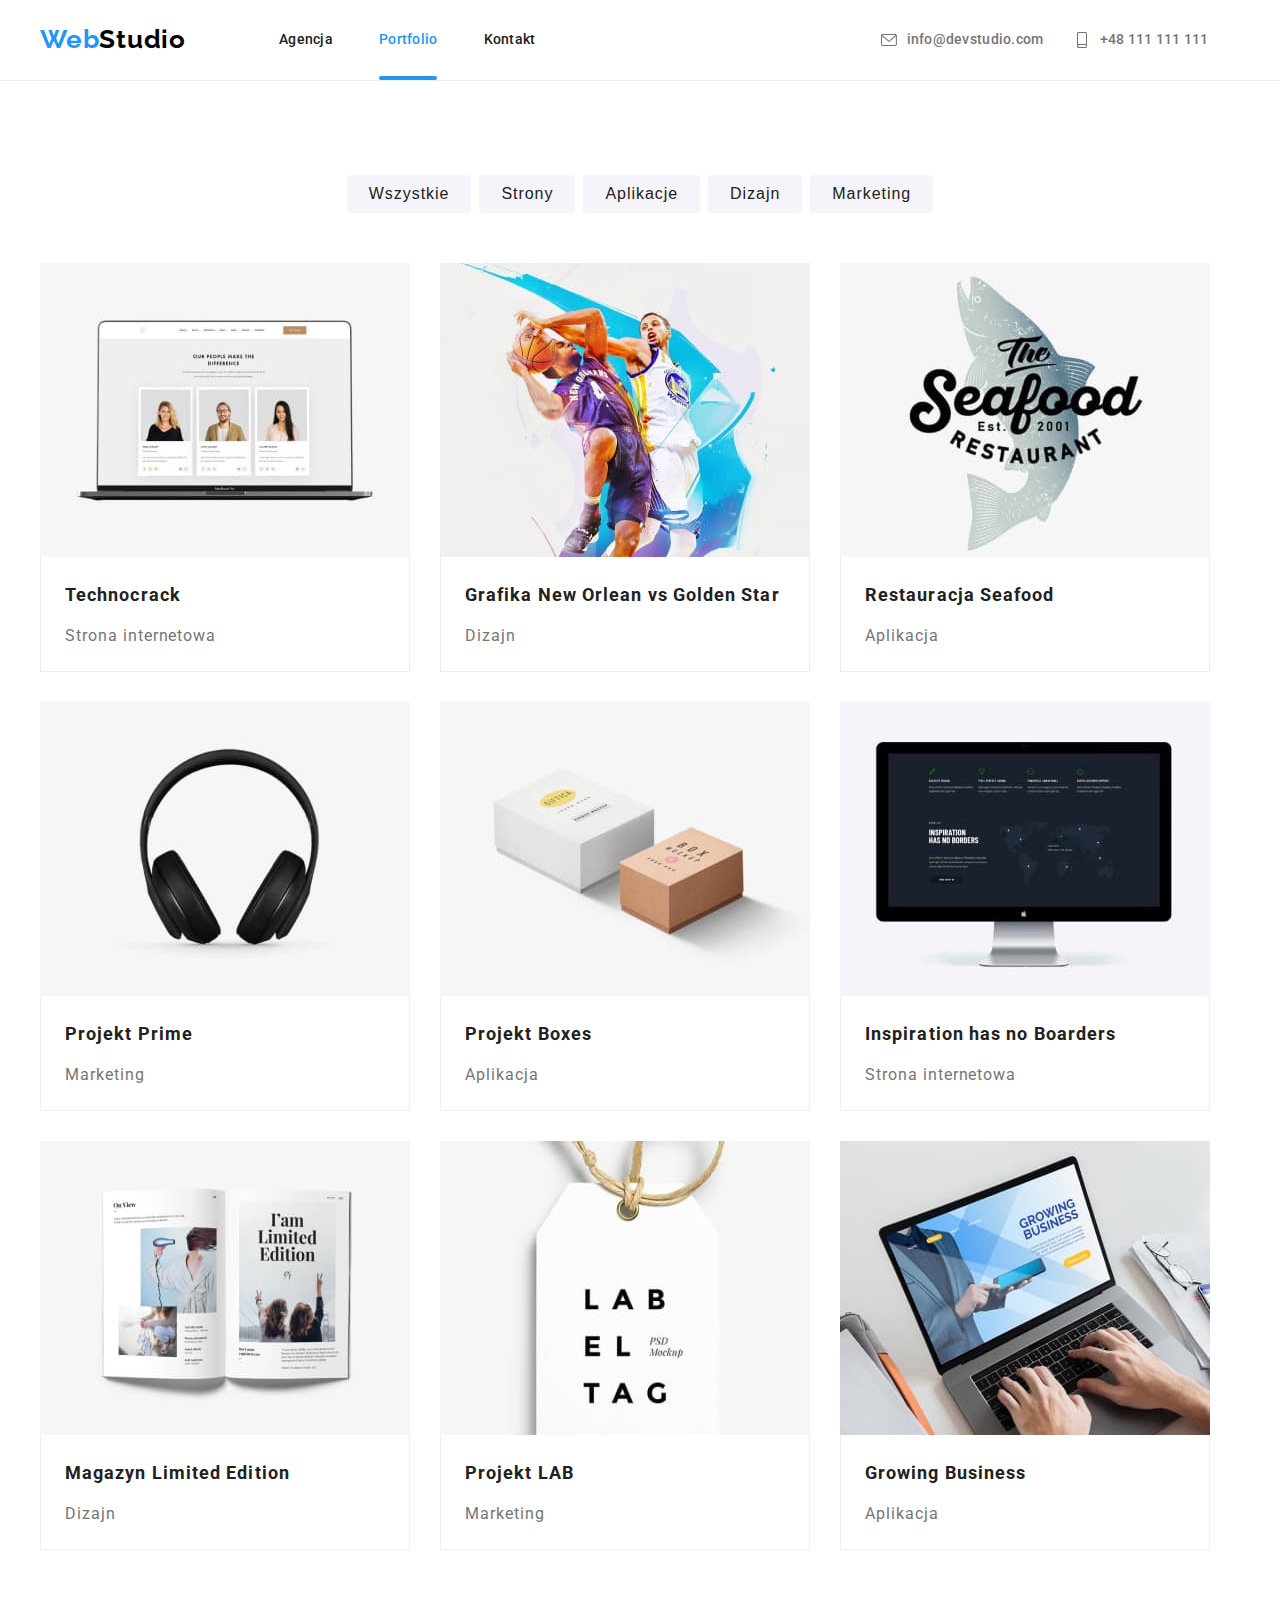
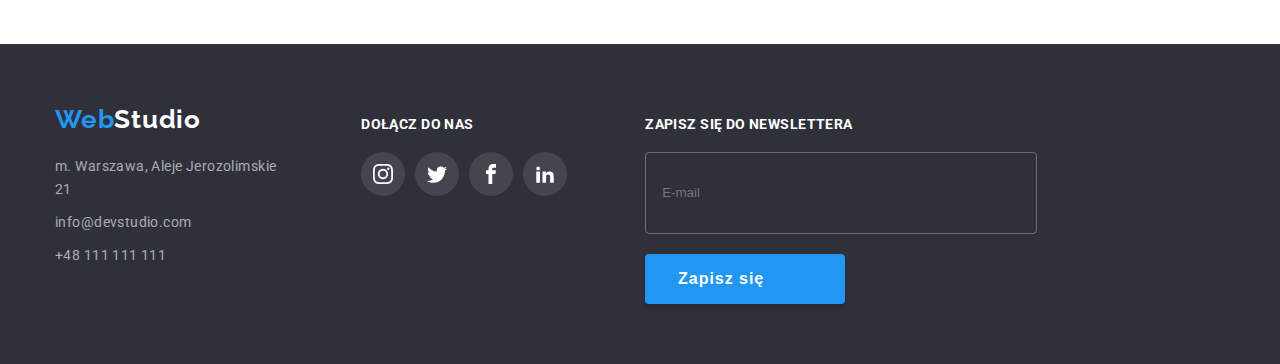
<file: portfolio.html>
<!DOCTYPE html>
<html lang="pl">
  <head>
    <meta charset="UTF-8" />
    <meta http-equiv="X-UA-Compatible" content="IE=edge" />
    <meta name="description" content="Webside about WebStudio Agency" />
    <meta name="viewport" content="width=device-width, initial-scale=1.0" />
    <title>WebStudio</title>
    <link
      rel="stylesheet"
      href="https://cdnjs.cloudflare.com/ajax/libs/modern-normalize/1.1.0/modern-normalize.min.css"
      integrity="sha512-wpPYUAdjBVSE4KJnH1VR1HeZfpl1ub8YT/NKx4PuQ5NmX2tKuGu6U/JRp5y+Y8XG2tV+wKQpNHVUX03MfMFn9Q=="
      crossorigin="anonymous"
      referrerpolicy="no-referrer"
    />
    <link href="./css/main.min.css" rel="stylesheet" />
    <link rel="preconnect" href="https://fonts.googleapis.com" />
    <link rel="preconnect" href="https://fonts.gstatic.com" crossorigin />
    <link
      href="https://fonts.googleapis.com/css2?family=Raleway:wght@700&family=Roboto:wght@400;500;700;900&display=swap"
      rel="stylesheet"
    />
  </head>
  <body>
    <header>
      <div class="top-menu container">
        <a class="logo logo--start" href="./index.html"
          ><span class="logo__text">Web</span
          ><span class="logo__text logo__text--black">Studio</span></a
        >

        <nav class="navigation">
          <ul class="navigation__list navigation__list--start">
            <li>
              <a class="navigation__link" href="./index.html">Agencja</a>
            </li>
            <li>
              <a
                class="navigation__link navigation__link--portfolio-active"
                href="./portfolio.html"
                >Portfolio</a
              >
            </li>
            <li><a class="navigation__link" href="#">Kontakt</a></li>
          </ul>
        </nav>

        <ul class="contact">
          <li>
            <a class="contact__link" href="mailto:info@devstudio.com"
              ><svg class="contact__icon" width="16" height="16">
                <use href="./images/icons.svg#icon-envelope"></use>
              </svg>
              info@devstudio.com</a
            >
          </li>
          <li>
            <a class="contact__link" href="tel:+48111111111">
              <svg class="contact__icon" width="12" height="16">
                <use href="./images/icons.svg#icon-smartphone"></use>
              </svg>
              +48 111 111 111</a
            >
          </li>
        </ul>
      </div>
    </header>
    <main>
      <section class="section section--white section--bottom-fixed">
        <div class="filters container">
          <h1 hidden>What we can create for You</h1>
          <ul class="filters__list">
            <li>
              <button class="filters__button" type="button">Wszystkie</button>
            </li>
            <li>
              <button class="filters__button" type="button">Strony</button>
            </li>
            <li>
              <button class="filters__button" type="button">Aplikacje</button>
            </li>
            <li>
              <button class="filters__button" type="button">Dizajn</button>
            </li>
            <li>
              <button class="filters__button" type="button">Marketing</button>
            </li>
          </ul>
        </div>
      </section>
      <section class="section section--white section--fixed">
        <div class="projects container">
          <h2 hidden>Offer categories</h2>
          <ul class="projects__list">
            <li class="projects__item">
              <div class="projects__image">
                <img
      
                src="./images/project1.jpg"
                alt="Technocrack"
                  width="370"
                  height="294"
                />
                <div class="overlay">
                  <p>
                    Technocrack jest popularną platformą wykorzystywaną do
                    rozpowszechniania koronawirusa. Firmy wykorzystują tę
                    platformę do celów szpiegowskich i ataków na
                    niezabezpieczone serwery konkurencji
                  </p>
                </div>
              </div>
              <h3 class="projects__title">Technocrack</h3>
              <p class="projects__description">Strona internetowa</p>
            </li>
            <li class="projects__item">
              <div class="projects__image">
                <img
                src="./images/project2.jpg"
                alt="New Orlean vs Golden Star"
                  width="370"
                  height="294"
                />
                <div class="overlay">
                  <p>
                    Technocrack jest popularną platformą wykorzystywaną do
                    rozpowszechniania koronawirusa. Firmy wykorzystują tę
                    platformę do celów szpiegowskich i ataków na
                    niezabezpieczone serwery konkurencji
                  </p>
                </div>
              </div>
              <h3 class="projects__title">Grafika New Orlean vs Golden Star</h3>
              <p class="projects__description">Dizajn</p>
            </li>
            <li class="projects__item">
              <div class="projects__image">
                <img
                src="./images/project3.jpg"
                alt="Restauracja Seafood"
                  width="370"
                  height="294"
                />
                <div class="overlay">
                  <p>
                    Technocrack jest popularną platformą wykorzystywaną do
                    rozpowszechniania koronawirusa. Firmy wykorzystują tę
                    platformę do celów szpiegowskich i ataków na
                    niezabezpieczone serwery konkurencji
                  </p>
                </div>
              </div>
              <h3 class="projects__title">Restauracja Seafood</h3>
              <p class="projects__description">Aplikacja</p>
            </li>
            <li class="projects__item">
              <div class="projects__image">
                <img
                src="./images/project4.jpg"
                alt="Projekt Prime"
                  width="370"
                  height="294"
                />
                <div class="overlay">
                  <p>
                    Technocrack jest popularną platformą wykorzystywaną do
                    rozpowszechniania koronawirusa. Firmy wykorzystują tę
                    platformę do celów szpiegowskich i ataków na
                    niezabezpieczone serwery konkurencji
                  </p>
                </div>
              </div>
              <h3 class="projects__title">Projekt Prime</h3>
              <p class="projects__description">Marketing</p>
            </li>
            <li class="projects__item">
              <div class="projects__image">
                <img
                src="./images/project5.jpg"
                alt="Projekt Boxes"
                  width="370"
                  height="294"
                />
                <div class="overlay">
                  <p>
                    Technocrack jest popularną platformą wykorzystywaną do
                    rozpowszechniania koronawirusa. Firmy wykorzystują tę
                    platformę do celów szpiegowskich i ataków na
                    niezabezpieczone serwery konkurencji
                  </p>
                </div>
              </div>
              <h3 class="projects__title">Projekt Boxes</h3>
              <p class="projects__description">Aplikacja</p>
            </li>
            <li class="projects__item">
              <div class="projects__image">
                <img
                src="./images/project6.jpg"
                alt="Inspiration has no Borders"
                  width="370"
                  height="294"
                />
                <div class="overlay">
                  <p>
                    Technocrack jest popularną platformą wykorzystywaną do
                    rozpowszechniania koronawirusa. Firmy wykorzystują tę
                    platformę do celów szpiegowskich i ataków na
                    niezabezpieczone serwery konkurencji
                  </p>
                </div>
              </div>
              <h3 class="projects__title">Inspiration has no Boarders</h3>
              <p class="projects__description">Strona internetowa</p>
            </li>
            <li class="projects__item">
              <div class="projects__image">
                <img
                src="./images/project7.jpg"
                alt="Magazyn Limited Edition"
                  width="370"
                  height="294"
                />
                <div class="overlay">
                  <p>
                    Technocrack jest popularną platformą wykorzystywaną do
                    rozpowszechniania koronawirusa. Firmy wykorzystują tę
                    platformę do celów szpiegowskich i ataków na
                    niezabezpieczone serwery konkurencji
                  </p>
                </div>
              </div>
              <h3 class="projects__title">Magazyn Limited Edition</h3>
              <p class="projects__description">Dizajn</p>
            </li>
            <li class="projects__item">
              <div class="projects__image">
                <img
                src="./images/project8.jpg"
                alt="Projekt LAB"
                  width="370"
                  height="294"
                />
                <div class="overlay">
                  <p>
                    Technocrack jest popularną platformą wykorzystywaną do
                    rozpowszechniania koronawirusa. Firmy wykorzystują tę
                    platformę do celów szpiegowskich i ataków na
                    niezabezpieczone serwery konkurencji
                  </p>
                </div>
              </div>
              <h3 class="projects__title">Projekt LAB</h3>
              <p class="projects__description">Marketing</p>
            </li>
            <li class="projects__item">
              <div class="projects__image">
                <img
                src="./images/project9.jpg"
                alt="Growing Business"
                  width="370"
                  height="294"
                />
                <div class="overlay">
                  <p>
                    Technocrack jest popularną platformą wykorzystywaną do
                    rozpowszechniania koronawirusa. Firmy wykorzystują tę
                    platformę do celów szpiegowskich i ataków na
                    niezabezpieczone serwery konkurencji
                  </p>
                </div>
              </div>
              <h3 class="projects__title">Growing Business</h3>
              <p class="projects__description">Aplikacja</p>
            </li>
          </ul>
        </div>
      </section>
    </main>
    <footer>
      <div class="container footer">
        <div class="address address--start">
          <p>
            <a class="logo logo--indented" href="./index.html"
              ><span class="logo__text">Web</span
              ><span class="logo__text logo__text--white">Studio</span></a
            >
          </p>
          <address>
            <ul class="address__list">
              <li>
                <a
                  class="address__link"
                  href="https://www.google.pl/maps/place/al.+Jerozolimskie+21,+00-508+Warszawa/@52.2305286,21.013843,17z/data=!3m1!4b1!4m5!3m4!1s0x471eccf3e52bee23:0xc5163bc7ec8d4437!8m2!3d52.2305286!4d21.0160317"
                  target="_blank"
                  rel="noopener noreferrer nofollow"
                  >m. Warszawa, Aleje Jerozolimskie 21</a
                >
              </li>
              <li>
                <a class="address__link" href="mailto:info@devstudio.com"
                  >info@devstudio.com</a
                >
              </li>
              <li>
                <a class="address__link" href="tel:+48111111111"
                  >+48 111 111 111</a
                >
              </li>
            </ul>
          </address>
        </div>
        <div class="footer-social">
          <h3 class="footer-social__heading">Dołącz do nas</h3>
          <!--instagram twitter facebook linedin links-->
          <div class="social social--start">
            <a
              class="social__link social__link--footer"
              href="https://twitter.com/"
              target="_blank"
              rel="noreferrer noopener"
              ><svg width="20" height="20">
                <use href="./images/icons.svg#icon-instagram"></use>
              </svg>
            </a>

            <a
              class="social__link social__link--footer"
              href="https://twitter.com/"
              target="_blank"
              rel="noreferrer noopener"
              ><svg width="20" height="20">
                <use href="./images/icons.svg#icon-twitter"></use>
              </svg>
            </a>

            <a
              class="social__link social__link--footer"
              href="https://www.facebook.com"
              target="_blank"
              rel="noreferrer noopener"
              ><svg width="20" height="20">
                <use href="./images/icons.svg#icon-facebook"></use>
              </svg>
            </a>

            <a
              class="social__link social__link--footer"
              href="https://pl.linkedin.com/"
              target="_blank"
              rel="noreferrer noopener"
              ><svg width="20" height="20">
                <use href="./images/icons.svg#icon-linkedin2"></use>
              </svg>
            </a>
          </div>
        </div>
        <!--newsletter box-->
        <div class="newsletter">
          <h3 class="newsletter__heading">Zapisz się do newslettera</h3>
          <div class="newsletter__form">
            <form>
              <label class="newsletter__label">
                <input
                  class="newsletter__input"
                  type="email"
                  name="newsletter_email"
                  placeholder="E-mail"
                />
              </label>
              <button class="newsletter__button" type="submit">
                Zapisz się
                <svg
                  class="newsletter__icon newsletter__icon--end"
                  width="24"
                  height="24"
                >
                  <use href="./images/icons.svg#icon-send"></use>
                </svg>
              </button>
            </form>
          </div>
        </div>
      </div>
    </footer>
  </body>
</html>
</file>
<file: css/main.min.css>
*{margin:0}body{font-family:"Roboto",sans-serif;color:#212121;background-color:#e5e5e5}svg{display:block}img{display:block;max-width:100%;height:auto}ul{list-style-type:none}.container{max-width:480px;width:100%;margin:0 auto}@media screen and (min-width: 768px){.container{max-width:768px}}@media screen and (min-width: 1200px){.container{max-width:1200px}}.section{padding-top:60px;padding-bottom:60px}@media screen and (min-width: 1200px){.section{padding-top:94px;padding-bottom:94px}}.section--white{background-color:#fff}.section--bottom-fixed{padding-bottom:0}.section--fixed{padding-top:0;padding-left:15px;padding-right:15px}header{background-color:#fff;border-bottom:1px solid #ececec;position:relative}footer{background-color:#2f303a}.top-menu{padding-left:15px;padding-right:15px;display:-webkit-box;display:-ms-flexbox;display:flex;-webkit-box-pack:start;-ms-flex-pack:start;justify-content:flex-start;-webkit-box-align:center;-ms-flex-align:center;align-items:center}.footer{display:block;text-align:center;padding-top:60px;padding-bottom:60px}@media screen and (min-width: 768px){.footer{display:-webkit-box;display:-ms-flexbox;display:flex;-webkit-box-orient:vertical;-webkit-box-direction:normal;-ms-flex-direction:column;flex-direction:column}}@media screen and (min-width: 1200px){.footer{text-align:start;-webkit-box-orient:horizontal;-webkit-box-direction:normal;-ms-flex-direction:row;flex-direction:row}}@media screen and (min-width: 768px){.flex-wrapper{display:-webkit-box;display:-ms-flexbox;display:flex;-webkit-box-orient:horizontal;-webkit-box-direction:normal;-ms-flex-direction:row;flex-direction:row;-ms-flex-pack:distribute;justify-content:space-around}}.navigation{font-size:14px;line-height:1.14;font-weight:500;letter-spacing:.02em;padding-top:32px;padding-bottom:32px}@media screen and (max-width: 767px){.navigation{display:none}}.navigation__list{display:-webkit-box;display:-ms-flexbox;display:flex;-webkit-column-gap:46px;-moz-column-gap:46px;column-gap:46px;padding-left:0}.navigation__list--start{margin-right:101px}@media screen and (min-width: 1200px){.navigation__list--start{margin-right:345px}}.navigation__link{text-decoration:none;color:#212121;-webkit-transition-property:color;transition-property:color;-webkit-transition-duration:250ms;transition-duration:250ms;-webkit-transition-timing-function:cubic-bezier(0.4, 0, 0.2, 1);transition-timing-function:cubic-bezier(0.4, 0, 0.2, 1)}.navigation__link:hover,.navigation__link:focus{color:#2196f3}.navigation__link--index-active::after{content:"";position:absolute;display:block;bottom:0;height:4px;width:53px;background-color:#2196f3;border-radius:2px}.navigation__link--index-active{color:#2196f3}.navigation__link--portfolio-active::after{content:"";position:absolute;display:block;bottom:0;height:4px;width:58px;background-color:#2196f3;border-radius:2px}.navigation__link--portfolio-active{color:#2196f3}.contact{display:-webkit-box;display:-ms-flexbox;display:flex;row-gap:10px;padding-left:0;-webkit-box-orient:vertical;-webkit-box-direction:normal;-ms-flex-direction:column;flex-direction:column}@media screen and (max-width: 767px){.contact{display:none}}@media screen and (min-width: 1200px){.contact{-webkit-box-orient:horizontal;-webkit-box-direction:normal;-ms-flex-direction:row;flex-direction:row;-webkit-column-gap:30px;-moz-column-gap:30px;column-gap:30px}}.contact__icon{fill:currentColor;width:16px}.contact__link{color:#757575;font-size:14px;line-height:1.14;font-weight:500;letter-spacing:.02em;text-decoration:none;display:-webkit-box;display:-ms-flexbox;display:flex;-webkit-column-gap:10px;-moz-column-gap:10px;column-gap:10px;-webkit-transition-property:color;transition-property:color;-webkit-transition-duration:250ms;transition-duration:250ms;-webkit-transition-timing-function:cubic-bezier(0.4, 0, 0.2, 1);transition-timing-function:cubic-bezier(0.4, 0, 0.2, 1)}.contact__link:hover,.contact__link:focus{color:#2196f3}.top-container{background-color:#2f303a;background-image:url("../images/background-image.jpg"),-webkit-gradient(linear, left top, left bottom, from(rgba(47, 48, 58, 0.4)), to(rgba(47, 48, 58, 0.4)));background-image:url("../images/background-image.jpg"),linear-gradient(rgba(47, 48, 58, 0.4), rgba(47, 48, 58, 0.4));background-size:767px 100%;background-repeat:no-repeat;background-position:center;display:-webkit-box;display:-ms-flexbox;display:flex;padding:118px 0;max-width:100%}@media screen and (min-width: 1200px){.top-container{padding:200px 0;background-size:1600px 100%}}@media screen and (min-device-pixel-ratio: 2),screen and (-webkit-min-device-pixel-ratio: 2),screen and (min-resolution: 192dpi),screen and (min-resolution: 2dppx){.top-container{background-image:url("../images/background-image@2x.jpg"),-webkit-gradient(linear, left top, left bottom, from(rgba(47, 48, 58, 0.4)), to(rgba(47, 48, 58, 0.4)));background-image:url("../images/background-image@2x.jpg"),linear-gradient(rgba(47, 48, 58, 0.4), rgba(47, 48, 58, 0.4))}}@media screen and (min-device-pixel-ratio: 3),screen and (-webkit-min-device-pixel-ratio: 3),screen and (min-resolution: 288dpi),screen and (min-resolution: 3dppx){.top-container{background-image:url("../images/background-image@3x.jpg"),-webkit-gradient(linear, left top, left bottom, from(rgba(47, 48, 58, 0.4)), to(rgba(47, 48, 58, 0.4)));background-image:url("../images/background-image@3x.jpg"),linear-gradient(rgba(47, 48, 58, 0.4), rgba(47, 48, 58, 0.4))}}.top-container__flex{display:-webkit-box;display:-ms-flexbox;display:flex;-webkit-box-pack:center;-ms-flex-pack:center;justify-content:center}.top-container__text{color:#fff;font-size:26px;font-weight:900;line-height:1.61;text-align:center;letter-spacing:.06em;text-transform:uppercase;max-width:365px;margin-bottom:30px}@media screen and (min-width: 1200px){.top-container__text{font-size:44px;line-height:1.36;min-height:120px;min-width:696px}}.top-container__button{background-color:#2196f3;color:#fff;-webkit-box-shadow:0px 4px 4px rgba(0,0,0,.1490196078);box-shadow:0px 4px 4px rgba(0,0,0,.1490196078);border-radius:4px;border:none;font-weight:700;font-size:16px;line-height:1.85;-webkit-box-align:center;-ms-flex-align:center;align-items:center;text-align:center;letter-spacing:.06em;min-width:200px;min-height:50px;cursor:pointer;display:block;margin-left:auto;margin-right:auto}.advantages{letter-spacing:.03em;font-size:14px;width:100%;padding-bottom:0;padding-left:15px;padding-right:15px}.advantages__list{padding-left:0;display:-webkit-box;display:-ms-flexbox;display:flex;-ms-flex-wrap:wrap;flex-wrap:wrap;gap:30px}@media screen and (min-width: 768px){.advantages__list{-webkit-box-orient:horizontal;-webkit-box-direction:normal;-ms-flex-direction:row;flex-direction:row}}.advantages__item{max-width:450px}@media screen and (min-width: 768px){.advantages__item{max-width:354px}}@media screen and (min-width: 1200px){.advantages__item{max-width:270px}}.advantages__icon{display:-webkit-box;display:-ms-flexbox;display:flex;-webkit-box-pack:center;-ms-flex-pack:center;justify-content:center;padding:25px 0;background-color:#f5f4fa;border-radius:4px}.advantages__title{text-align:center;font-size:14px;line-height:1.14x;letter-spacing:.03em;text-transform:uppercase;margin:30px 0 10px}@media screen and (min-width: 768px){.advantages__title{text-align:left}}.advantages__text{font-weight:400;font-size:14px;line-height:1.71;letter-spacing:.03em;color:#757575}.offer{display:none}@media screen and (min-width: 1200px){.offer{display:-webkit-box;display:-ms-flexbox;display:flex;background-color:#fff}.offer__heading{color:#212121;font-size:36px;line-height:1.16;text-align:center;letter-spacing:.03em;margin-bottom:50px;background-color:#fff}.offer__list{display:-webkit-box;display:-ms-flexbox;display:flex;-webkit-box-pack:justify;-ms-flex-pack:justify;justify-content:space-between;padding:0 15px;margin-top:50px}.offer__image{position:relative;max-width:370px}.offer__label{position:absolute;text-align:center;left:0;right:0;bottom:0;font-weight:700;font-size:14px;line-height:16px;text-align:center;letter-spacing:.03em;text-transform:uppercase;padding:27px 0;background-color:rgba(47,48,58,.8);color:#fff}}.team{background-color:#f5f4fa;width:100%}.team__heading{color:#212121;font-size:28px;line-height:1.178;text-align:center;letter-spacing:.03em;margin-bottom:30px}@media screen and (min-width: 1200px){.team__heading{margin-bottom:50px;font-size:36px;line-height:1.16}}.team__list{display:-webkit-box;display:-ms-flexbox;display:flex;gap:30px;-webkit-box-pack:center;-ms-flex-pack:center;justify-content:center;-webkit-box-align:center;-ms-flex-align:center;align-items:center;-ms-flex-wrap:wrap;flex-wrap:wrap;padding:0 15px}@media screen and (min-width: 1200px){.team__list{display:-webkit-box;display:-ms-flexbox;display:flex;-webkit-box-pack:justify;-ms-flex-pack:justify;justify-content:space-between;-ms-flex-wrap:nowrap;flex-wrap:nowrap}}.team__item{background-color:#fff;-webkit-box-shadow:0px 1px 3px rgba(0,0,0,.1215686275),0px 1px 1px rgba(0,0,0,.1411764706),0px 2px 1px rgba(0,0,0,.2);box-shadow:0px 1px 3px rgba(0,0,0,.1215686275),0px 1px 1px rgba(0,0,0,.1411764706),0px 2px 1px rgba(0,0,0,.2);border-radius:0px 0px 4px 4px;max-width:450px}@media screen and (min-width: 768px){.team__item{max-width:354px}}@media screen and (min-width: 1200px){.team__item{max-width:270px}}.team__name{color:#212121;font-weight:500;font-size:16px;line-height:1.18;text-align:center;letter-spacing:.03em;margin:30px auto 10px}.team__role{color:#757575;font-size:16px;line-height:1.18;text-align:center;letter-spacing:.03em;margin:10px auto 16px}.social{display:-webkit-box;display:-ms-flexbox;display:flex;-webkit-box-pack:center;-ms-flex-pack:center;justify-content:center;-webkit-column-gap:10px;-moz-column-gap:10px;column-gap:10px;-webkit-box-align:center;-ms-flex-align:center;align-items:center}@media screen and (min-width: 1200px){.social--start{margin-right:78px;padding-bottom:30px}}.social--team{padding-bottom:24px}@media screen and (min-width: 1200px){.social--team{padding-bottom:18px}}.social__link{fill:#afb1b8;background-color:#fff;padding:12px;-webkit-transition-property:fill,background-color,border-radius;transition-property:fill,background-color,border-radius;-webkit-transition-duration:250ms;transition-duration:250ms;-webkit-transition-timing-function:cubic-bezier(0.4, 0, 0.2, 1);transition-timing-function:cubic-bezier(0.4, 0, 0.2, 1)}.social__link:hover,.social__link:focus{fill:#fff;background-color:#2196f3;border-radius:50%}.social__link--footer{fill:#fff;background-color:rgba(255,255,255,.1);border-radius:50%;padding:12px;-webkit-transition-property:fill,background-color;transition-property:fill,background-color;-webkit-transition-duration:250ms;transition-duration:250ms;-webkit-transition-timing-function:cubic-bezier(0.4, 0, 0.2, 1);transition-timing-function:cubic-bezier(0.4, 0, 0.2, 1)}.social__link--footer:hover,.social__link--footer:focus{fill:#fff;background-color:#2196f3;border-radius:50%}.footer-social{display:-webkit-box;display:-ms-flexbox;display:flex;-webkit-box-orient:vertical;-webkit-box-direction:normal;-ms-flex-direction:column;flex-direction:column}.footer-social__heading{font-size:14px;line-height:16px;letter-spacing:.03em;text-transform:uppercase;color:#fff;padding-bottom:20px;padding-top:12px}.customers{background-color:#fff}.customers__heading{color:#212121;font-size:28px;line-height:1.178;text-align:center;letter-spacing:.03em;margin-bottom:30px;background-color:#fff}@media screen and (min-width: 1200px){.customers__heading{margin-bottom:50px;font-size:36px;line-height:1.16}}.customers__list{display:-webkit-box;display:-ms-flexbox;display:flex;-webkit-box-pack:center;-ms-flex-pack:center;justify-content:center;gap:30px;-webkit-box-align:center;-ms-flex-align:center;align-items:center;padding:0 15px;-ms-flex-wrap:wrap;flex-wrap:wrap}@media screen and (min-width: 1200px){.customers__list{-ms-flex-wrap:nowrap;flex-wrap:nowrap}}.customers__item{fill:#afb1b8;background-color:#fff;border:1px solid #afb1b8;border-radius:4px;padding:16px 52px;-webkit-transition-property:fill;transition-property:fill;-webkit-transition-duration:250ms;transition-duration:250ms;-webkit-transition-timing-function:cubic-bezier(0.4, 0, 0.2, 1);transition-timing-function:cubic-bezier(0.4, 0, 0.2, 1);max-width:210px}@media screen and (min-width: 768px){.customers__item{max-width:226px;padding:16px 60px}}@media screen and (min-width: 1200px){.customers__item{max-width:170px;padding:16px 32px}}.customers__item:hover,.customers__item:focus{fill:#2196f3;border:1px solid #2196f3;cursor:pointer}.address{display:-webkit-box;display:-ms-flexbox;display:flex;-webkit-box-orient:vertical;-webkit-box-direction:normal;-ms-flex-direction:column;flex-direction:column}@media screen and (min-width: 1200px){.address--start{margin-right:70px}}.address__list{margin-top:20px;display:-webkit-box;display:-ms-flexbox;display:flex;-webkit-box-orient:vertical;-webkit-box-direction:normal;-ms-flex-direction:column;flex-direction:column;row-gap:8px;padding-left:0;margin-bottom:60px}@media screen and (min-width: 1200px){.address__list{row-gap:9px;padding-left:15px;margin-bottom:0}}.address__link{color:rgba(255,255,255,.6);font-size:14px;line-height:1.71;letter-spacing:.03em;text-decoration:none;font-style:normal;gap:9px;-webkit-transition-property:color;transition-property:color;-webkit-transition-duration:250ms;transition-duration:250ms;-webkit-transition-timing-function:cubic-bezier(0.4, 0, 0.2, 1);transition-timing-function:cubic-bezier(0.4, 0, 0.2, 1)}.address__link:hover,.address__link:focus{color:#fff}.logo{padding-top:16px;padding-bottom:16px;text-decoration:none}@media screen and (min-width: 768px){.logo{padding-top:26px;padding-bottom:26px}}@media screen and (min-width: 1200px){.logo{padding-top:24px;padding-bottom:25px}}@media screen and (min-width: 768px){.logo--start{margin-right:83px}}@media screen and (min-width: 1200px){.logo--start{margin-right:93px}}@media screen and (min-width: 1200px){.logo--indented{padding-left:15px}}.logo__text{font-family:"Raleway";font-weight:700;font-size:24px;line-height:1.16;letter-spacing:.03em;color:#2196f3}@media screen and (min-width: 1200px){.logo__text{font-size:26px;line-height:1.19}}.logo__text--black{color:#000}.logo__text--white{color:#fff}.newsletter__heading{font-size:14px;line-height:16px;letter-spacing:.03em;text-transform:uppercase;color:#fff;padding-bottom:20px;padding-top:60px}@media screen and (min-width: 768px){.newsletter__heading{padding-top:0}}@media screen and (min-width: 1200px){.newsletter__heading{padding-top:12px}}.newsletter__form{display:-webkit-box;display:-ms-flexbox;display:flex;-webkit-box-pack:center;-ms-flex-pack:center;justify-content:center}.newsletter__label{padding-right:12px}.newsletter__input{height:50px;min-width:320px;border:1px solid rgba(255,255,255,.3);border-radius:4px;padding:15px 16px;color:rgba(255,255,255,.6);background-color:inherit;margin-bottom:20px}@media screen and (min-width: 1200px){.newsletter__input{min-width:358px}}.newsletter__button{width:200px;height:50px;font-style:normal;font-weight:700;font-size:16px;line-height:30px;display:-webkit-inline-box;display:-ms-inline-flexbox;display:inline-flex;-webkit-box-align:center;-ms-flex-align:center;align-items:center;text-align:center;letter-spacing:.06em;color:#fff;background:#2196f3;-webkit-box-shadow:0px 4px 4px rgba(0,0,0,.15);box-shadow:0px 4px 4px rgba(0,0,0,.15);border-radius:4px;border:none;-webkit-box-pack:center;-ms-flex-pack:center;justify-content:center;cursor:pointer}.newsletter__icon{fill:currentColor}.newsletter__icon--end{margin-left:24px}.filters{padding-left:15px;padding-right:15px;padding-bottom:50px}.filters__list{display:-webkit-box;display:-ms-flexbox;display:flex;-webkit-box-pack:center;-ms-flex-pack:center;justify-content:center;-webkit-column-gap:8px;-moz-column-gap:8px;column-gap:8px;padding-left:0}.filters__button{background-color:#f5f4fa;color:#212121;border:0;border-radius:4px;font-weight:500;font-size:16px;line-height:1.62;text-align:center;letter-spacing:.06em;cursor:pointer;padding:6px 22px;-webkit-transition-property:color,background-color,-webkit-box-shadow;transition-property:color,background-color,-webkit-box-shadow;transition-property:color,background-color,box-shadow;transition-property:color,background-color,box-shadow,-webkit-box-shadow;-webkit-transition-duration:250ms;transition-duration:250ms;-webkit-transition-timing-function:cubic-bezier(0.4, 0, 0.2, 1);transition-timing-function:cubic-bezier(0.4, 0, 0.2, 1)}.filters__button:hover,.filters__button:focus{background-color:#2196f3;color:#fff;-webkit-box-shadow:0px 4px 4px rgba(0,0,0,.1490196078);box-shadow:0px 4px 4px rgba(0,0,0,.1490196078)}.projects{padding-top:0;padding-left:15px;padding-right:15px;background-color:#fff}.projects__list{padding-left:0;display:-webkit-box;display:-ms-flexbox;display:flex;-ms-flex-wrap:wrap;flex-wrap:wrap;gap:30px}.projects__title{color:#212121;font-size:18px;line-height:2;letter-spacing:.06em;border-left:1px solid #eee;border-right:1px solid #eee;padding:20px 24px 4px}.projects__description{color:#757575;font-size:16px;line-height:1.87;letter-spacing:.06em;border-left:1px solid #eee;border-right:1px solid #eee;border-bottom:1px solid #eee;padding:4px 24px 20px}.projects__item{-webkit-transition-property:-webkit-box-shadow;transition-property:-webkit-box-shadow;transition-property:box-shadow;transition-property:box-shadow, -webkit-box-shadow;-webkit-transition-duration:250ms;transition-duration:250ms;-webkit-transition-timing-function:cubic-bezier(0.4, 0, 0.2, 1);transition-timing-function:cubic-bezier(0.4, 0, 0.2, 1)}.projects__item:hover,.projects__item:focus{-webkit-box-shadow:0px 1px 1px rgba(0,0,0,.12),0px 4px 4px rgba(0,0,0,.06),1px 4px 6px rgba(0,0,0,.16);box-shadow:0px 1px 1px rgba(0,0,0,.12),0px 4px 4px rgba(0,0,0,.06),1px 4px 6px rgba(0,0,0,.16);cursor:pointer}.projects__image{position:relative;width:370px;height:294px;overflow:hidden}.overlay{position:absolute;left:0;top:294px;padding:49px 45px 49px 24px;width:100%;height:100%;background-color:rgba(33,150,243,.8980392157);font-weight:400;font-size:18px;line-height:28px;letter-spacing:.03em;color:#fff;-webkit-transform:translateY(0);transform:translateY(0);-webkit-transition-property:-webkit-transform;transition-property:-webkit-transform;transition-property:transform;transition-property:transform, -webkit-transform;-webkit-transition-duration:250ms;transition-duration:250ms;-webkit-transition-timing-function:cubic-bezier(0.4, 0, 0.2, 1);transition-timing-function:cubic-bezier(0.4, 0, 0.2, 1)}.projects__image:hover .overlay{-webkit-transform:translateY(-100%);transform:translateY(-100%)}.backdrop{position:fixed;left:0;top:0;width:100%;height:100%;background-color:rgba(0,0,0,.2);-webkit-transition-property:opacity,visibility,-webkit-transform;transition-property:opacity,visibility,-webkit-transform;transition-property:opacity,transform,visibility;transition-property:opacity,transform,visibility,-webkit-transform;-webkit-transition-duration:250ms;transition-duration:250ms}.is-hidden{opacity:0;visibility:hidden;pointer-events:none;-webkit-transform:rotate(100deg);transform:rotate(100deg)}.modal{position:absolute;top:55%;left:50%;-webkit-transform:translate(-50%, -50%);transform:translate(-50%, -50%);min-width:calc(100% - 30px);padding:40px 40px;background-color:#fff;border-radius:4px;-webkit-box-shadow:0px 1px 3px rgba(0,0,0,.12),0px 1px 1px rgba(0,0,0,.14),0px 2px 1px rgba(0,0,0,.2);box-shadow:0px 1px 3px rgba(0,0,0,.12),0px 1px 1px rgba(0,0,0,.14),0px 2px 1px rgba(0,0,0,.2)}@media screen and (min-width: 768px){.modal{min-width:450px}}@media screen and (min-width: 1200px){.modal{min-width:528px}}.modal__close{position:absolute;top:8px;right:8px;border-radius:50%;background-color:#fff;border:1px solid rgba(0,0,0,.1);padding:6px;cursor:pointer;-webkit-transition-property:-webkit-transform;transition-property:-webkit-transform;transition-property:transform;transition-property:transform, -webkit-transform;-webkit-transition-duration:250ms;transition-duration:250ms;-webkit-transition-timing-function:cubic-bezier(0.4, 0, 0.2, 1);transition-timing-function:cubic-bezier(0.4, 0, 0.2, 1)}.modal__close:hover{-webkit-transform:scale(1.5);transform:scale(1.5);fill:#2196f3}.modal__close:active{-webkit-transform:rotate(100deg);transform:rotate(100deg)}.modal__label{display:-webkit-box;display:-ms-flexbox;display:flex;-webkit-box-orient:vertical;-webkit-box-direction:normal;-ms-flex-direction:column;flex-direction:column;margin-bottom:10px;font-weight:400;font-size:12px;line-height:14px;letter-spacing:.01em;color:#757575}.modal__heading{font-size:20px;line-height:1.5;text-align:center;letter-spacing:.03em;margin-bottom:12px;color:#212121}@media screen and (min-width: 1200px){.modal__heading{line-height:1.15}}.modal__input input{height:40px;border:1px solid rgba(33,33,33,.2);border-radius:4px;margin-top:4px;padding-left:42px;outline:none;-webkit-transition-property:border-color;transition-property:border-color;-webkit-transition-duration:250ms;transition-duration:250ms;-webkit-transition-timing-function:cubic-bezier(0.4, 0, 0.2, 1);transition-timing-function:cubic-bezier(0.4, 0, 0.2, 1)}.modal__input input:focus{border-color:#2196f3}.modal__input{position:relative}.modal__input svg{position:absolute;left:15px;top:28px;fill:#212121;-webkit-transition-property:fill;transition-property:fill;-webkit-transition-duration:250ms;transition-duration:250ms;-webkit-transition-timing-function:cubic-bezier(0.4, 0, 0.2, 1);transition-timing-function:cubic-bezier(0.4, 0, 0.2, 1)}.modal__input input:focus+svg{fill:#2196f3}.modal__form textarea{resize:none;height:120px;border:1px solid rgba(33,33,33,.2);border-radius:4px;margin-top:4px;padding:12px 16px;font-size:12px;line-height:14px;letter-spacing:.01em;outline:none;-webkit-transition-property:border-color;transition-property:border-color;-webkit-transition-duration:250ms;transition-duration:250ms;-webkit-transition-timing-function:cubic-bezier(0.4, 0, 0.2, 1);transition-timing-function:cubic-bezier(0.4, 0, 0.2, 1)}.modal__form textarea::-webkit-input-placeholder{color:rgba(117,117,117,.5)}.modal__form textarea::-moz-placeholder{color:rgba(117,117,117,.5)}.modal__form textarea:-ms-input-placeholder{color:rgba(117,117,117,.5)}.modal__form textarea::-ms-input-placeholder{color:rgba(117,117,117,.5)}.modal__form textarea::placeholder{color:rgba(117,117,117,.5)}.modal__form textarea:focus{border-color:#2196f3}.modal__checkbox-paragraph{display:-webkit-box;display:-ms-flexbox;display:flex;-webkit-box-align:center;-ms-flex-align:center;align-items:center;-webkit-box-pack:center;-ms-flex-pack:center;justify-content:center;margin-top:20px}.modal__checkbox-input{opacity:0}.modal__checkbox-label{font-size:12px;line-height:1.16;letter-spacing:.03em;color:#757575;margin-left:7px;position:relative;display:inline-block;cursor:pointer}@media screen and (min-width: 1200px){.modal__checkbox-label{font-size:14px;line-height:1.71}}[type=checkbox]+.modal__checkbox-label::before{content:"";position:absolute;width:16px;height:15px;left:-20px;top:-2px;background-image:url("data:image/svg+xml;charset=utf8,%3Csvg xmlns='http://www.w3.org/2000/svg' width='16' height='15' fill='none'%3E%3Cpath fill='%23212121' d='M14.222 1.667v11.666H1.778V1.667h12.444Zm0-1.667H1.778C.8 0 0 .75 0 1.667v11.666C0 14.25.8 15 1.778 15h12.444C15.2 15 16 14.25 16 13.333V1.667C16 .75 15.2 0 14.222 0Z'/%3E%3C/svg%3E");background-repeat:no-repeat;background-size:contain}@media screen and (min-width: 1200px){[type=checkbox]+.modal__checkbox-label::before{top:4px}}[type=checkbox]:focus+.modal__checkbox-label::before{outline:4px;outline-color:#2196f3}[type=checkbox]:checked+.modal__checkbox-label::after{content:"";position:absolute;width:16px;height:15px;left:-20px;top:-2px;background-image:url("data:image/svg+xml;charset=utf8,%3Csvg xmlns='http://www.w3.org/2000/svg' width='16' height='15' fill='none'%3E%3Crect width='16' height='15' fill='%232196F3' rx='2'/%3E%3Cpath fill='%23fff' stroke='%23fff' stroke-width='.2' d='m3.957 7.752-.069-.066-.069.065-.888.842-.076.072.076.073 3.496 3.334.069.066.069-.066 7.504-7.158.076-.073-.076-.072-.882-.841-.069-.066-.069.066-6.553 6.246-2.539-2.422Z'/%3E%3C/svg%3E");background-size:contain;-webkit-transform:scale(1.05);transform:scale(1.05);opacity:1;-webkit-transition-property:opacity,-webkit-transform;transition-property:opacity,-webkit-transform;transition-property:transform,opacity;transition-property:transform,opacity,-webkit-transform;-webkit-transition-duration:.3s;transition-duration:.3s}@media screen and (min-width: 1200px){[type=checkbox]:checked+.modal__checkbox-label::after{top:4px}}[type=checkbox]:not(:checked)+.modal__checkbox-label::after{content:"";position:absolute;width:16px;height:15px;left:-20px;top:-2px;background-image:url("data:image/svg+xml;charset=utf8,%3Csvg xmlns='http://www.w3.org/2000/svg' width='16' height='15' fill='none'%3E%3Crect width='16' height='15' fill='%232196F3' rx='2'/%3E%3Cpath fill='%23fff' stroke='%23fff' stroke-width='.2' d='m3.957 7.752-.069-.066-.069.065-.888.842-.076.072.076.073 3.496 3.334.069.066.069-.066 7.504-7.158.076-.073-.076-.072-.882-.841-.069-.066-.069.066-6.553 6.246-2.539-2.422Z'/%3E%3C/svg%3E");background-size:contain;-webkit-transform:scale(0);transform:scale(0);opacity:0}@media screen and (min-width: 1200px){[type=checkbox]:not(:checked)+.modal__checkbox-label::after{top:4px}}.modal__button{width:200px;height:50px;background:#2196f3;-webkit-box-shadow:0px 4px 4px rgba(0,0,0,.15);box-shadow:0px 4px 4px rgba(0,0,0,.15);border-radius:4px;border:none;cursor:pointer;display:block;margin-left:auto;margin-right:auto;margin-top:30px;letter-spacing:.06em;color:#fff}.menu-toggle{background-color:inherit;border:none;position:absolute;top:10px;right:10px}@media screen and (min-width: 768px){.menu-toggle{display:none}}.menu-toggle__icon{fill:#212121;cursor:pointer;-webkit-transition-property:fill;transition-property:fill;-webkit-transition-duration:250ms;transition-duration:250ms;-webkit-transition-timing-function:cubic-bezier(0.4, 0, 0.2, 1);transition-timing-function:cubic-bezier(0.4, 0, 0.2, 1)}.menu-toggle__icon:hover,.menu-toggle__icon:focus{fill:#2196f3}.menu-container{display:-webkit-box;display:-ms-flexbox;display:flex;-webkit-box-orient:vertical;-webkit-box-direction:normal;-ms-flex-direction:column;flex-direction:column;-webkit-box-pack:justify;-ms-flex-pack:justify;justify-content:space-between;position:fixed;top:0;left:0;width:100vw;height:100vh;background-color:#fff;z-index:1001;overflow-y:auto;-webkit-transform:translateX(100%);transform:translateX(100%);-webkit-transition-property:-webkit-transform;transition-property:-webkit-transform;transition-property:transform;transition-property:transform, -webkit-transform;-webkit-transition-duration:800ms;transition-duration:800ms;-webkit-transition-timing-function:cubic-bezier(0.4, 0, 0.2, 1);transition-timing-function:cubic-bezier(0.4, 0, 0.2, 1)}@media screen and (min-width: 768px){.menu-container{display:none}}.menu-container.menu-toggle{position:absolute}.menu-container.is-open{-webkit-transform:translateX(0);transform:translateX(0)}.menu-container__flex{display:-webkit-box;display:-ms-flexbox;display:flex;-webkit-box-orient:vertical;-webkit-box-direction:normal;-ms-flex-direction:column;flex-direction:column;row-gap:64px}.menu-container__list{display:-webkit-box;display:-ms-flexbox;display:flex;-webkit-box-orient:vertical;-webkit-box-direction:normal;-ms-flex-direction:column;flex-direction:column;padding-top:48px;padding-left:40px;font-weight:500;font-size:40px;line-height:1.175;letter-spacing:.02em}.menu-container__item{margin-bottom:32px}.menu-container__item:last-child{margin-bottom:0}.menu-container__item--social{padding-right:10px;border-right:1px solid rgba(33,33,33,.2);margin-bottom:0}.menu-container__item--social:last-child{border:none}.menu-container__link{text-decoration:none;color:#212121;-webkit-transition-property:color;transition-property:color;-webkit-transition-duration:250ms;transition-duration:250ms;-webkit-transition-timing-function:cubic-bezier(0.4, 0, 0.2, 1);transition-timing-function:cubic-bezier(0.4, 0, 0.2, 1)}.menu-container__link:hover,.menu-container__link:focus{color:#2196f3}.menu-container__link--tel{font-weight:500;font-size:34px;line-height:1.176;letter-spacing:.02em;color:#2196f3}.menu-container__link--mail{color:#757575;font-weight:500;font-size:24px;line-height:1.166;letter-spacing:.02em}.menu-container__link--social{color:#2196f3;font-weight:500;font-size:18px;line-height:1.22;letter-spacing:.02em}.menu-container__socials{padding-bottom:48px;display:-webkit-box;display:-ms-flexbox;display:flex;-webkit-column-gap:10px;-moz-column-gap:10px;column-gap:10px;-ms-flex-wrap:wrap;flex-wrap:wrap}/*# sourceMappingURL=main.min.css.map */
</file>
